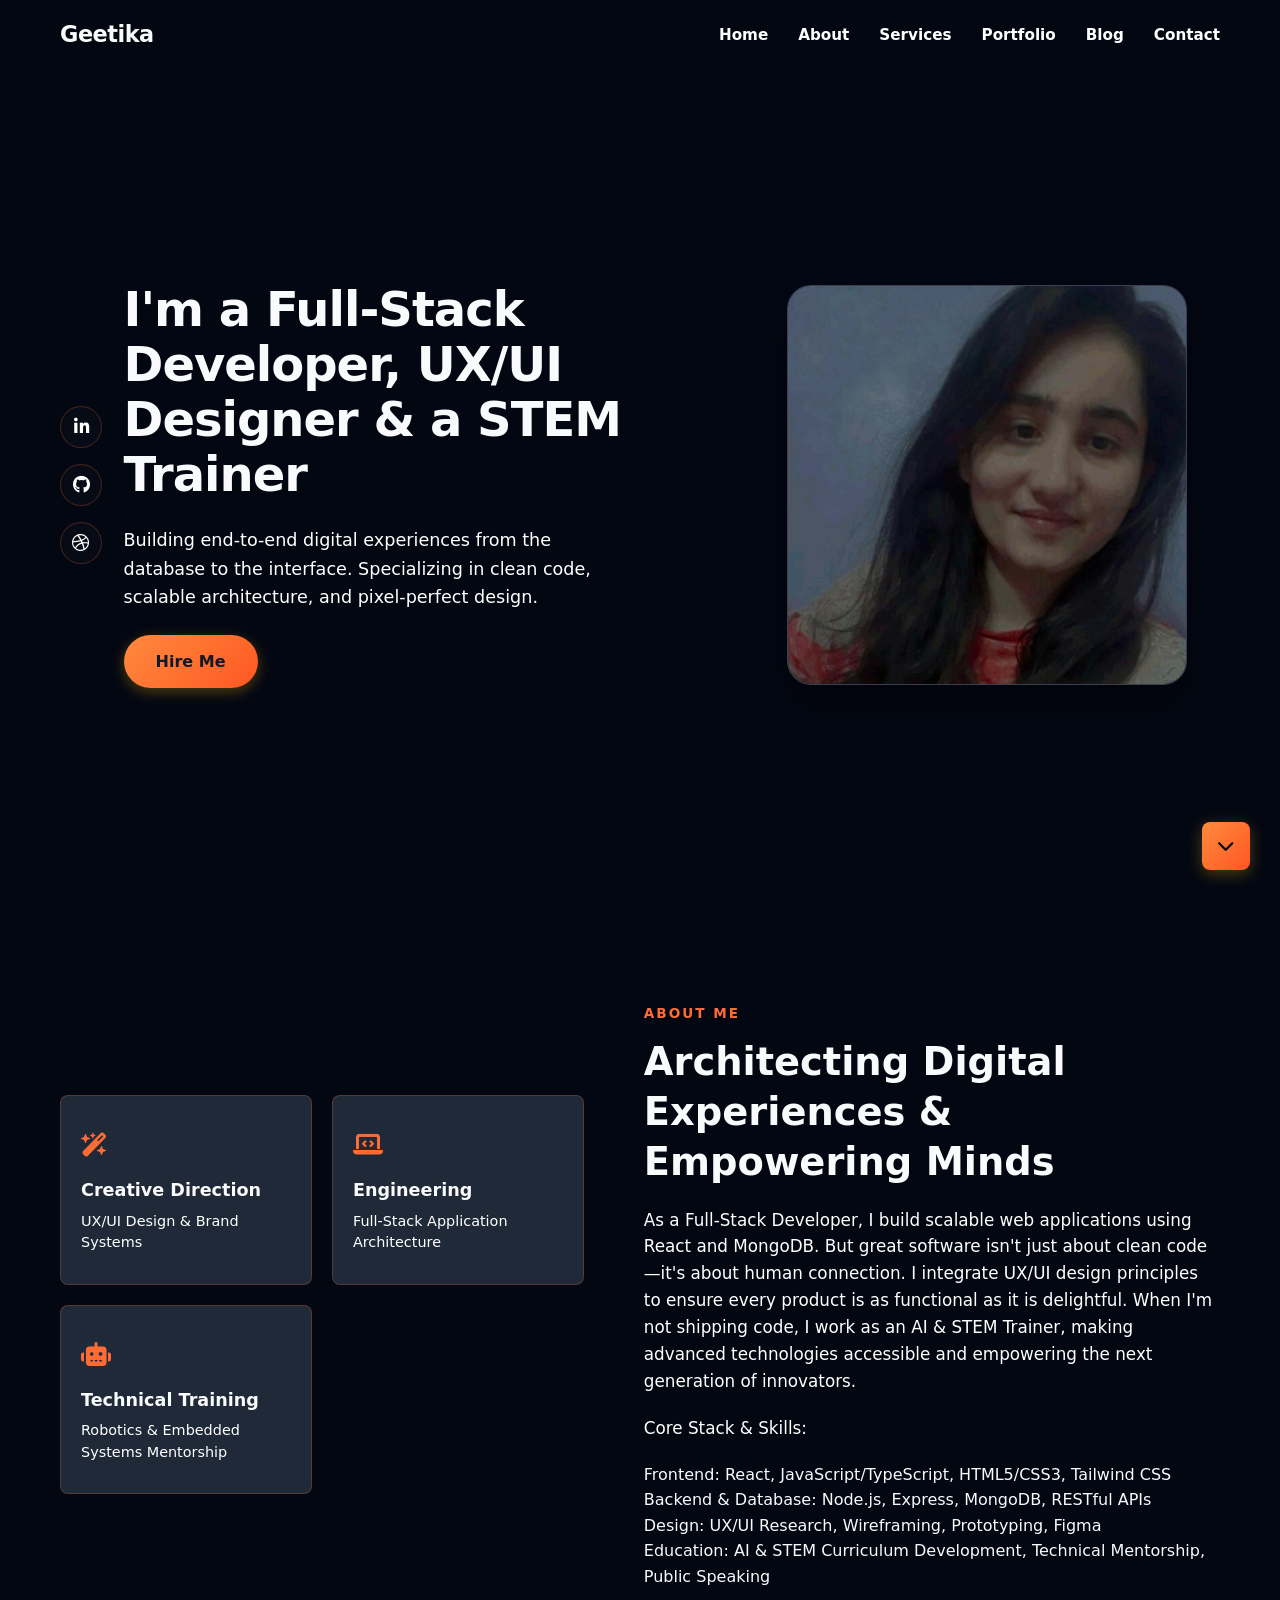
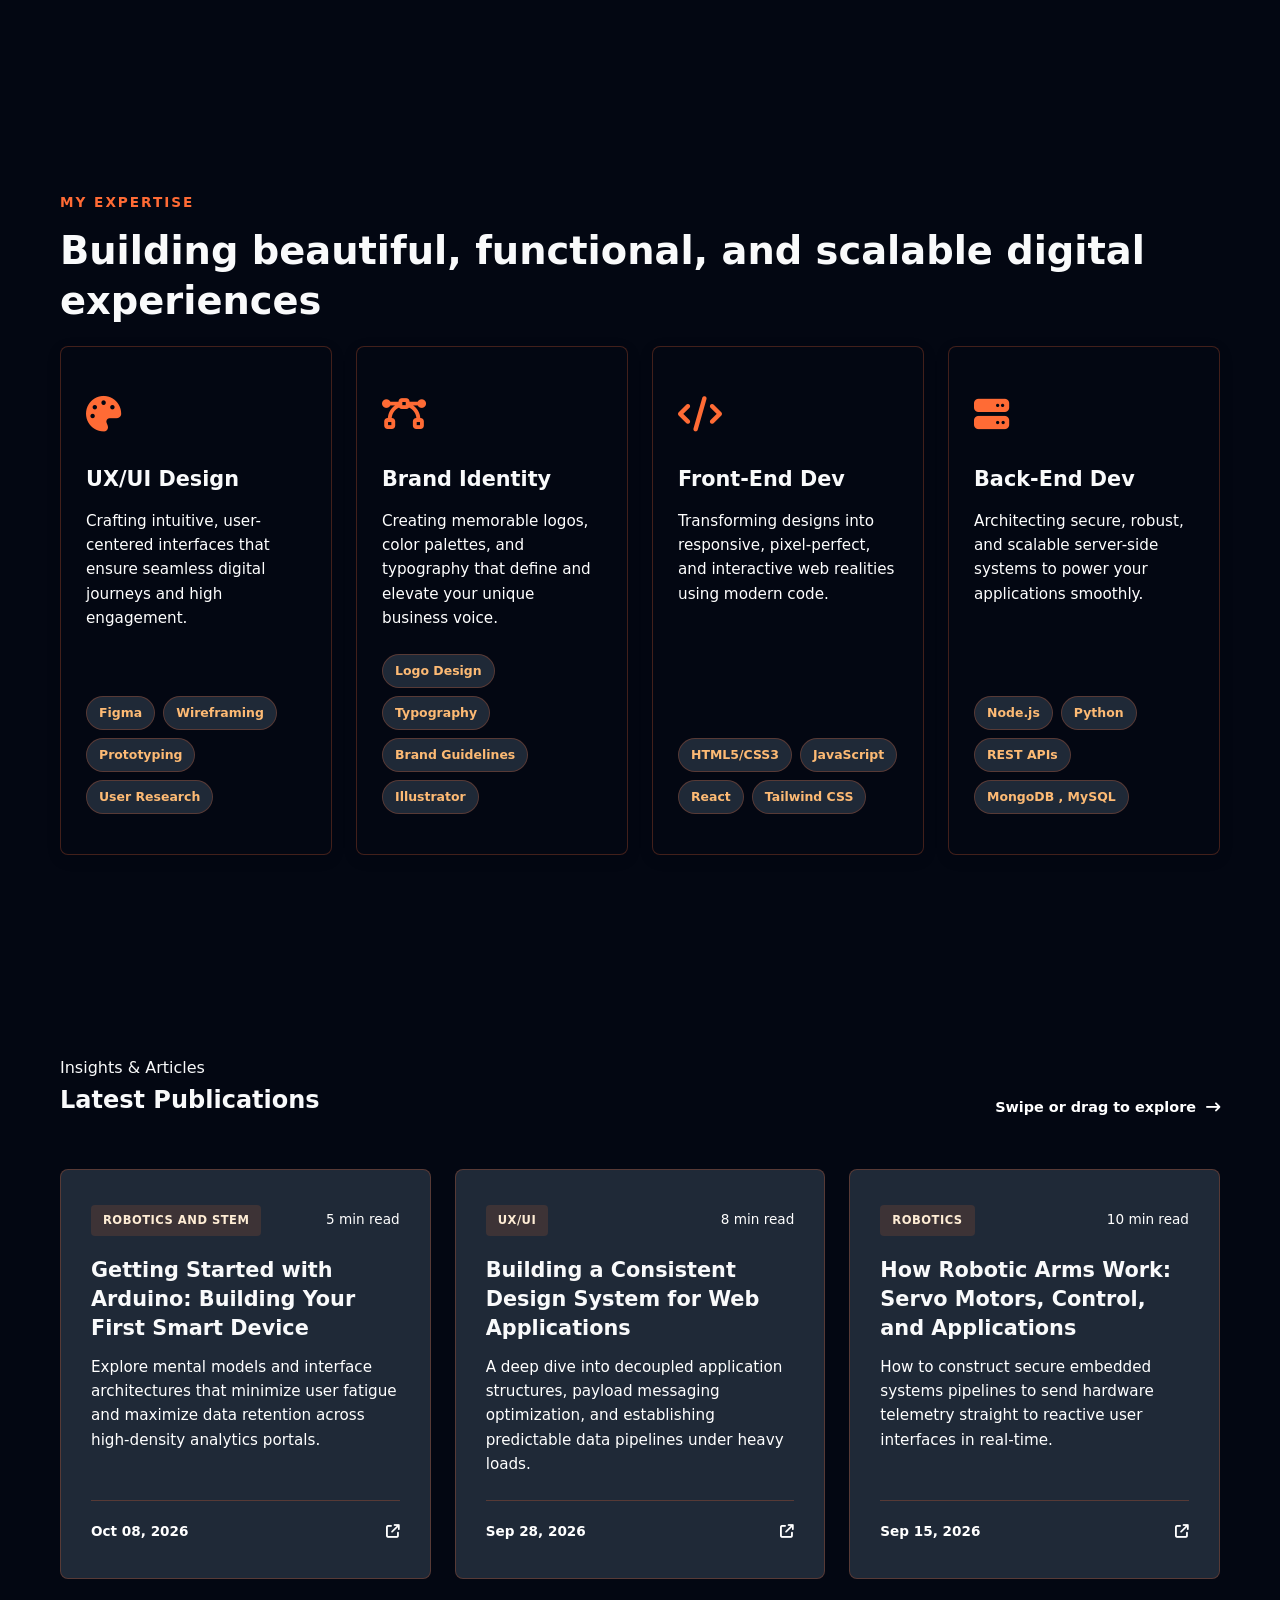
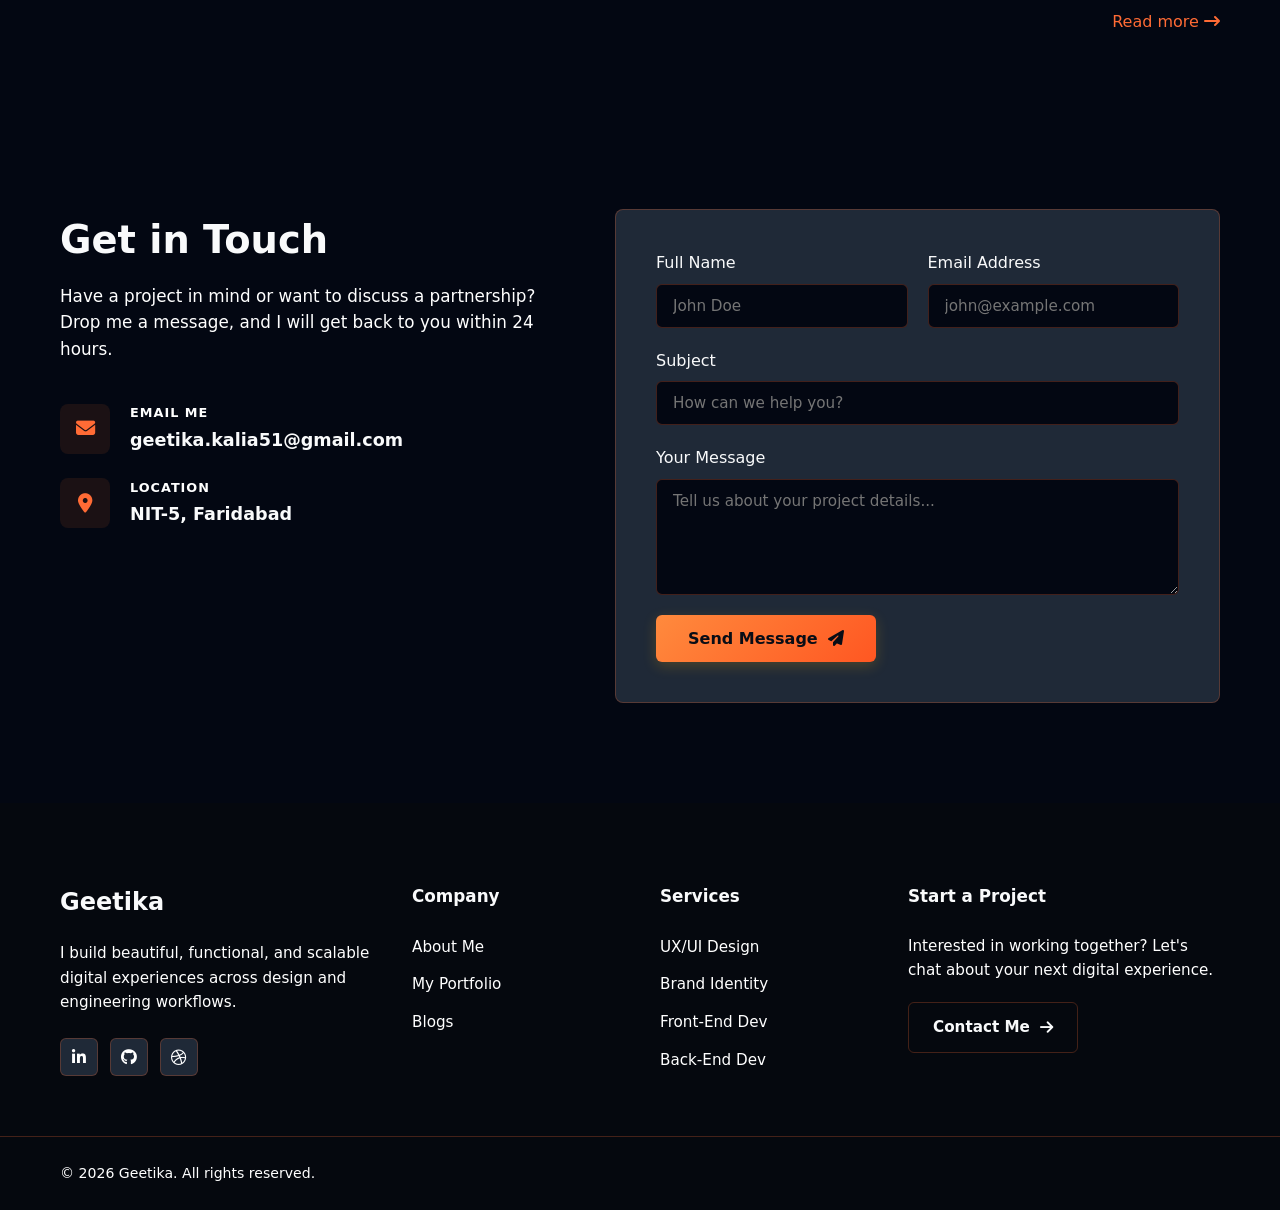
<file: index.html>
<!DOCTYPE html>
<html lang="en">

<head>
    <meta charset="UTF-8">
    <meta http-equiv="X-UA-Compatible" content="IE=edge" />
    <meta name="viewport" content="width=device-width, initial-scale=1.0">
    <title>Geetika - Fullstack Developer and UX/UI Designer</title>
    <link rel="stylesheet" href="style.css">
    <link rel="shortcut icon" href="/assets/favicon.png" type="image/x-icon">
    <!-- FontAwesome for hamburger icon -->
    <link rel="stylesheet" href="https://cloudflare.com">
    <link rel="stylesheet" href="https://cdnjs.cloudflare.com/ajax/libs/font-awesome/6.4.0/css/all.min.css">
</head>

<body>
    <header id="header">
        <!-- Navigation Bar -->
        <nav class="navbar">
            <div class="nav-container">
                <!-- Brand / Logo -->
                <a href="/" class="nav-logo">Geetika</a>

                <!-- 6 Navigation Links -->
                <ul class="nav-menu">
                    <li class="nav-item"><a href="/" class="nav-link">Home</a></li>
                    <li class="nav-item"><a href="#about" class="nav-link">About</a></li>
                    <li class="nav-item"><a href="#services" class="nav-link">Services</a></li>
                    <li class="nav-item"><a href="/portfolio.html" class="nav-link">Portfolio</a></li>
                    <li class="nav-item"><a href="#blog" class="nav-link">Blog</a></li>
                    <li class="nav-item"><a href="#contact" class="nav-link">Contact</a></li>
                </ul>

                <!-- Hamburger Toggle Button -->
                <div class="hamburger">
                    <i class="fa-solid fa-bars"></i>
                </div>
            </div>
        </nav>

    </header>
    <!-- Content Preview -->
    <main class="content">
        <section class="hero-section">
            <div class="hero-container">
                <!-- Social Media Icons -->
                <div class="social-icons vertical">
                    <a href="https://www.linkedin.com/in/geetika-ka/" target="_blank" aria-label="LinkedIn"><i class="fa-brands fa-linkedin-in"></i></a>
                    <a href="https://github.com/geetika51" target="_blank" aria-label="GitHub"><i class="fa-brands fa-github"></i></a>
                    <a href="https://dribbble.com/geetika-kalia" target="_blank" aria-label="Dribbble"><i class="fa-brands fa-dribbble"></i></a>
                </div>
                <!-- Left Content:  Heading, and Button -->
                <div class="hero-left">

                    <!-- Heading & Description -->
                    <h1 class="hero-heading">I'm a Full-Stack Developer, UX/UI Designer & a STEM Trainer</h1>
                    <p class="hero-description">Building end-to-end digital experiences from the database to the
                        interface.
                        Specializing in clean code, scalable architecture, and pixel-perfect design.</p>

                    <!-- Hire Me Button -->
                    <div class="hero-cta">
                        <a href="mailto:geetika.kalia51@gmail.com" class="btn-hire">Hire Me</a>
                    </div>
                </div>

                <!-- Right Content: Image -->
                <div class="hero-right">
                    <div class="image-wrapper">
                        <!-- Replace with your own image source -->
                        <img src="/assets/mypic.jpg" alt="Developer Portrait">
                    </div>
                </div>

            </div>
        </section>
        <!-- About Me Section -->
        <section class="about-section" id="about">
            <div class="about-container">

                <!-- Left Column: Strategic Grid -->
                <div class="about-visuals">
                    <div class="visual-grid">
                        <div class="grid-card creative-card">
                            <div class="card-icon"><i class="fa-solid fa-wand-magic-sparkles"></i></div>
                            <h4>Creative Direction</h4>
                            <p>UX/UI Design & Brand Systems</p>
                        </div>
                        <div class="grid-card technical-card">
                            <div class="card-icon"><i class="fa-solid fa-laptop-code"></i></div>
                            <h4>Engineering</h4>
                            <p>Full-Stack Application Architecture</p>
                        </div>
                        <div class="grid-card education-card">
                            <div class="card-icon"><i class="fa-solid fa-robot"></i></div>
                            <h4>Technical Training</h4>
                            <p>Robotics & Embedded Systems Mentorship</p>
                        </div>
                     
                    </div>
                </div>

                <!-- Right Column: Professional Narrative -->
                <div class="about-content">
                    <span class="about-tag">About me</span>
                    <h2 class="about-title">Architecting Digital Experiences & Empowering Minds</h2>
                    <p class="about-description">
                        As a Full-Stack Developer, I build scalable web applications using React and MongoDB. But great
                        software isn't just about clean code—it's about human connection. I integrate UX/UI design
                        principles to ensure every product is as functional as it is delightful.

                        When I'm not shipping code, I work as an AI & STEM Trainer, making advanced technologies
                        accessible and empowering the next generation of innovators.
                    </p>


                    <p class="about-description">
                        Core Stack & Skills:
                    <ul style="list-style-type: none;">
                        <li>Frontend: React, JavaScript/TypeScript, HTML5/CSS3, Tailwind CSS</li>
                        <li>Backend & Database: Node.js, Express, MongoDB, RESTful APIs</li>
                        <li>Design: UX/UI Research, Wireframing, Prototyping, Figma</li>
                        <li>Education: AI & STEM Curriculum Development, Technical Mentorship, Public Speaking</li>
                    </ul>
                    </p>
                </div>

            </div>
        </section>

        <section class="services-section" id="services">
            <div class="container">
                <h2 class="section-title">My Expertise</h2>
                <h2 class="section-subtitle">Building beautiful, functional, and scalable digital experiences</h2>


                <div class="services-grid">
                    <!-- Service 1: UX/UI Design -->
                    <div class="service-card">
                        <div class="service-icon"><i class="fa-solid fa-palette"></i></div>
                        <h3 class="service-name">UX/UI Design</h3>
                        <p class="service-description">Crafting intuitive, user-centered interfaces that ensure seamless
                            digital journeys and high engagement.</p>
                        <div class="skills-container">
                            <span class="skill-badge">Figma</span>
                            <span class="skill-badge">Wireframing</span>
                            <span class="skill-badge">Prototyping</span>
                            <span class="skill-badge">User Research</span>
                        </div>
                    </div>


                    <div class="service-card">
                        <div class="service-icon"><i class="fa-solid fa-bezier-curve"></i></div>
                        <h3 class="service-name">Brand Identity</h3>
                        <p class="service-description">Creating memorable logos, color palettes, and typography that
                            define and elevate your unique business voice.</p>
                        <div class="skills-container">
                            <span class="skill-badge">Logo Design</span>
                            <span class="skill-badge">Typography</span>
                            <span class="skill-badge">Brand Guidelines</span>
                            <span class="skill-badge">Illustrator</span>
                        </div>
                    </div>

                    <!-- Service 3: Front-End Development -->
                    <div class="service-card">
                        <div class="service-icon"><i class="fa-solid fa-code"></i></div>
                        <h3 class="service-name">Front-End Dev</h3>
                        <p class="service-description">Transforming designs into responsive, pixel-perfect, and
                            interactive web realities using modern code.</p>
                        <div class="skills-container">
                            <span class="skill-badge">HTML5/CSS3</span>
                            <span class="skill-badge">JavaScript</span>
                            <span class="skill-badge">React</span>
                            <span class="skill-badge">Tailwind CSS</span>
                        </div>
                    </div>

                    <!-- Service 4: Back-End Development -->
                    <div class="service-card">
                        <div class="service-icon"><i class="fa-solid fa-server"></i></div>
                        <h3 class="service-name">Back-End Dev</h3>
                        <p class="service-description">Architecting secure, robust, and scalable server-side systems to
                            power your applications smoothly.</p>
                        <div class="skills-container">
                            <span class="skill-badge">Node.js</span>
                            <span class="skill-badge">Python </span>
                            <span class="skill-badge">REST APIs</span>
                            <span class="skill-badge">MongoDB , MySQL</span>
                        </div>
                    </div>
                </div>
            </div>
        </section>

        <section class="blog-section" id="blog">
            <div class="blog-container">

                <!-- Section Header Area -->
                <div class="blog-header">
                    <div>
                        <span class="blog-tag">Insights & Articles</span>
                        <h2 class="blog-title">Latest Publications</h2>
                    </div>
                    <!-- Slider Controls / Visual Hint -->
                    <div class="slider-hint">
                        <span>Swipe or drag to explore</span>
                        <i class="fa-solid fa-arrow-right-long"></i>
                    </div>
                    
                </div>

                <!-- Horizontal Sliding Viewport -->
                <div class="blog-slider">

                    <!-- Article 1: UX/UI -->
                    <article class="blog-card">
                        <div class="blog-meta">
                            <span class="card-tag tag-design">Robotics and STEM</span>
                            <span class="read-time">5 min read</span>
                        </div>
                        <h3 class="card-title"><a href="#">Getting Started with Arduino: Building Your First Smart Device</a>
                        </h3>
                        <p class="card-excerpt">Explore mental models and interface architectures that minimize user
                            fatigue and maximize data retention across high-density analytics portals.</p>
                        <div class="card-footer">
                            <span class="post-date">Oct 08, 2026</span>
                            <i class="fa-solid fa-arrow-up-right-from-square"></i>
                        </div>
                    </article>

                    <!-- Article 2: Full-Stack -->
                    <article class="blog-card">
                        <div class="blog-meta">
                            <span class="card-tag tag-tech">UX/UI</span>
                            <span class="read-time">8 min read</span>
                        </div>
                        <h3 class="card-title"><a href="#">Building a Consistent Design System for Web Applications</a></h3>
                        <p class="card-excerpt">A deep dive into decoupled application structures, payload messaging
                            optimization, and establishing predictable data pipelines under heavy loads.</p>
                        <div class="card-footer">
                            <span class="post-date">Sep 28, 2026</span>
                            <i class="fa-solid fa-arrow-up-right-from-square"></i>
                        </div>
                    </article>

                    <!-- Article 3: Robotics -->
                    <article class="blog-card">
                        <div class="blog-meta">
                            <span class="card-tag tag-robotics">Robotics</span>
                            <span class="read-time">10 min read</span>
                        </div>
                        <h3 class="card-title"><a href="#">How Robotic Arms Work: Servo Motors, Control, and Applications</a></h3>
                        <p class="card-excerpt">How to construct secure embedded systems pipelines to send hardware
                            telemetry straight to reactive user interfaces in real-time.</p>
                        <div class="card-footer">
                            <span class="post-date">Sep 15, 2026</span>
                            <i class="fa-solid fa-arrow-up-right-from-square"></i>
                        </div>
                    </article>


                    <article class="blog-card">
                        <div class="blog-meta">
                            <span class="card-tag tag-brand">Technology</span>
                            <span class="read-time">6 min read</span>
                        </div>
                        <h3 class="card-title"><a href="#">REST APIs Explained: Connecting Frontend and Backend</a></h3>
                        <p class="card-excerpt">Analyzing grid configurations, proportion scales, and semantic
                            typography rules that keep an enterprise identity sharp across online media.</p>
                        <div class="card-footer">
                            <span class="post-date">Aug 30, 2026</span>
                            <i class="fa-solid fa-arrow-up-right-from-square"></i>
                        </div>
                    </article>

                    <!-- Article 5: Education -->
                    <article class="blog-card">
                        <div class="blog-meta">
                            <span class="card-tag tag-edu">Technology</span>
                            <span class="read-time">7 min read</span>
                        </div>
                        <h3 class="card-title"><a href="#">Building a Full Stack Web Application Using the MERN Stack</a></h3>
                        <p class="card-excerpt">A breakdown of lesson plans and physical lab setups designed to help
                            students grasp abstract hardware control concepts rapidly.</p>
                        <div class="card-footer">
                            <span class="post-date">Aug 14, 2026</span>
                            <i class="fa-solid fa-arrow-up-right-from-square"></i>
                        </div>
                    </article>

                </div>
                <div style="float:right;">
                    <a href="https://medium.com/@geetika.kalia51" target="_blank" style="text-decoration: none;color: #ff6b35;"> <span class="read-more">Read more  </span><i class="fa-solid fa-arrow-right-long"></i></a>
                    </div>
            </div>
        </section>

        <section class="contact-section" id="contact">
            <div class="contact-container">
                <!-- Left Side: Contact Info -->
                <div class="contact-info">
                    <h2 class="contact-title">Get in Touch</h2>
                    <p class="contact-subtitle">Have a project in mind or want to discuss a partnership? Drop me a
                        message, and I will get back to you within 24 hours.</p>

                    <div class="info-links">
                        <div class="info-item">
                            <div class="info-icon"><i class="fa-solid fa-envelope"></i></div>
                            <div class="info-text">
                                <span>Email Me</span>
                                <a href="mailto:geetika.kalia51@gmail.com">geetika.kalia51@gmail.com</a>
                            </div>
                        </div>

                        <!-- <div class="info-item">
                    <div class="info-icon"><i class="fa-solid fa-phone"></i></div>
                    <div class="info-text">
                        <span>Call </span>
                        <a href="tel:+919667390613"></a>
                    </div>
                </div> -->

                        <div class="info-item">
                            <div class="info-icon"><i class="fa-solid fa-location-dot"></i></div>
                            <div class="info-text">
                                <span>Location</span>
                                <p>NIT-5, Faridabad</p>
                            </div>
                        </div>
                    </div>
                </div>

                <!-- Right Side: Contact Form -->
                <div class="contact-form-container">
                    <form class="contact-form" action="#" method="POST">
                        <div class="form-row">
                            <div class="form-group">
                                <label for="name">Full Name</label>
                                <input type="text" id="name" name="name" required placeholder="John Doe">
                            </div>
                            <div class="form-group">
                                <label for="email">Email Address</label>
                                <input type="email" id="email" name="email" required placeholder="john@example.com">
                            </div>
                        </div>

                        <div class="form-group">
                            <label for="subject">Subject</label>
                            <input type="text" id="subject" name="subject" required placeholder="How can we help you?">
                        </div>

                        <div class="form-group">
                            <label for="message">Your Message</label>
                            <textarea id="message" name="message" rows="5" required
                                placeholder="Tell us about your project details..."></textarea>
                        </div>

                        <button type="submit" class="submit-btn">
                            <span>Send Message</span>
                            <i class="fa-solid fa-paper-plane"></i>
                        </button>
                    </form>
                </div>
            </div>
        </section>
    </main>
    <footer class="main-footer">
        <div class="footer-container">
            <!-- Column 1: Brand & About -->
            <div class="footer-col brand-col">
                <h3 class="footer-logo">Geetika</h3>
                <p class="footer-about">I build beautiful, functional, and scalable digital experiences across design
                    and engineering workflows.</p>
                <div class="social-links">
                    <a href="https://www.linkedin.com/in/geetika-ka/" aria-label="LinkedIn"><i class="fa-brands fa-linkedin-in"></i></a>
                    <a href="https://github.com/geetika51" aria-label="GitHub"><i class="fa-brands fa-github"></i></a>
                    <a href="https://dribbble.com/geetika-kalia" aria-label="Dribbble"><i class="fa-brands fa-dribbble"></i></a>
                </div>
            </div>

            <!-- Column 2: Quick Links -->
            <div class="footer-col">
                <h4 class="footer-heading">Company</h4>
                <ul class="footer-links">
                    <li><a href="#about">About Me</a></li>
                    <li><a href="#">My Portfolio</a></li>
                    <li><a href="#blog">Blogs</a></li>
                </ul>
            </div>

            <!-- Column 3: Services Redirection -->
            <div class="footer-col">
                <h4 class="footer-heading">Services</h4>
                <ul class="footer-links">
                    <li><a href="#">UX/UI Design</a></li>
                    <li><a href="#">Brand Identity</a></li>
                    <li><a href="#">Front-End Dev</a></li>
                    <li><a href="#">Back-End Dev</a></li>
                </ul>
            </div>

            <!-- Column 4: Small Contact Me Callout -->
            <div class="footer-col contact-callout-col">
                <h4 class="footer-heading">Start a Project</h4>
                <p class="contact-callout-text">Interested in working together? Let's chat about your next digital
                    experience.</p>
                <a href="mailto:geetika.kalia51@gmail.com" class="footer-contact-btn">
                    <span>Contact Me</span>
                    <i class="fa-solid fa-arrow-right"></i>
                </a>
            </div>
        </div>

        <!-- Bottom Bar: Copyright & Policy Links -->
        <div class="footer-bottom">
            <div class="footer-bottom-container">
                <p class="copyright">&copy; 2026 Geetika. All rights reserved.</p>
                <!-- <div class="bottom-links">
                <a href="#">Privacy Policy</a>
                <a href="#">Terms of Service</a>
            </div> -->
            </div>
        </div>
    </footer>
    <!-- Floating Scroll Up/Down Icon Button -->
    <button id="scrollBtn" class="scroll-btn" aria-label="Scroll Toggle">
        <i id="scrollIcon" class="fa-solid fa-chevron-down"></i>
    </button>
    <script src="script.js"></script>
</body>

</html>
</file>
<file: style.css>
/* ==========================================================================
   1. GLOBAL ARCHITECTURE & SYSTEM TOKENS
   ========================================================================== */
* {
    margin: 0;
    padding: 0;
    box-sizing: border-box;
    font-family: 'Segoe UI', system-ui, -apple-system, sans-serif;
}
:root {
    /* Primary & Accents (Refined, vibrant, yet professional) */
    --primary-color: #ff6b35;          /* Sleek modern coral-orange */
    --pale-pink: #fbcfe8;              /* Soft, elegant pastel pink */
    --vivid-red: #f43f5e;              /* Modern rose-red accent */
    --luminous-vivid-orange: #ff8a3d;  /* Glowing warm orange */
    --luminous-vivid-amber: #fbbf24;   /* Refined modern amber */

    /* Stunning Gradients */
    --btn-color: linear-gradient(135deg, #ff8a3d 0%, #ff5722 100%);
    --luminous-dusk: linear-gradient(135deg, #f43f5e 0%, #8b5cf6 50%, #3b82f6 100%);

    /* Backgrounds (Deep, immersive obsidian & charcoal tones) */
    --bg-dark: #030712;                /* Ultra-deep pitch black/slate */
    --bg-card-dark: #111827;           /* Rich charcoal card background */
    --bg-light: #0b0f19;               /* Deep ambient dark-mode base */
    --bg-card-light: #1f2937;          /* Elevated card surface */

    /* Typography */
    --text-main-light: #f9fafb;        /* Crisp, clean off-white */
        --text-muted-light: #ffffff;      /* Balanced slate gray */
    --text-main-dark: #ffffff;         /* Pure white */
    --text-muted-dark: #9ca3af;        /* Balanced slate gray */

    /* Borders */
    --border-light: rgba(255, 107, 53, 0.25); /* Subtle glowing border */
    --border-dark: #374151;                    /* Clean structural border */
}
body {
    background-color: var(--bg-dark);
    color: var(--text-main-light);
    line-height: 1.6;
    overflow-x: hidden;
    width: 100%;
}

.container {
    width: 100%;
    max-width: 1200px;
    margin: 0 auto;
    padding: 0 20px;
}
/* ==========================================================================
   2. STICKY INTERACTIVE NAVIGATION
   ========================================================================== */
.navbar {
    /* background-color: #ff6b35; */
    backdrop-filter: blur(12px);
    -webkit-backdrop-filter: blur(12px);
    position: sticky;
    top: 0;
    z-index: 1000;
    width: 100%;
}

.nav-container {
    max-width: 1200px;
    margin: 0 auto;
    padding: 0 20px;
    display: flex;
    justify-content: space-between;
    align-items: center;
    height: 70px;
}

.nav-logo {
    color: var(--text-main-light);
    font-size: 1.4rem;
    font-weight: 800;
    text-decoration: none;
    letter-spacing: -0.5px;
}

.nav-logo span {
    color: var(--primary-color);
}

.nav-menu {
    list-style: none;
    display: flex;
    gap: 30px;
    align-items: center;
}

.nav-link {
    color: var(--text-muted-light);
    text-decoration: none;
    font-size: 0.95rem;
    font-weight: 600;
    transition: color 0.3s ease;
}

.nav-link:hover {
    color: var(--primary-color);
}

.hamburger {
    display: none;
    cursor: pointer;
    font-size: 1.4rem;
    color: var(--text-main-light);
}
/* ==========================================================================
   3. HERO IMMERSIVE VIEWPORT (Premium Slate with Warm Typography)
   ========================================================================== */
.hero-section {
    /* background-color: var(--bg-dark); */
    padding: 80px 0;
    min-height: calc(100vh - 70px);
    display: flex;
    align-items: center;
    width: 100%;
}

.hero-container {
    max-width: 1200px;
    margin: 0 auto;
    padding: 0 20px;
    display: flex;
    /* flex-wrap: wrap; */
    /* grid-template-columns: 1.2fr 0.8fr;
    gap: 40px; */
    align-items: center;
    width: 100%;
}

.hero-left {
    display: flex;
    flex-direction: column;
    gap: 24px;
}

.hero-heading {
    font-size: 3rem;
    font-weight: 800;
    line-height: 1.15;
    color: var(--text-main-light);
    letter-spacing: -1px;
}

.hero-heading span {
    background: var(--btn-color);
    -webkit-background-clip: text;
    -webkit-text-fill-color: transparent;
}

.hero-description {
    font-size: 1.1rem;
    color: var(--text-muted-light);
    line-height: 1.6;
    max-width: 500px;
}

.btn-hire {
    display: inline-block;
    padding: 14px 32px;
    background: var(--btn-color);
    color: #111827;
    font-size: 1rem;
    font-weight: 700;
    text-decoration: none;
    border-radius: 30px;
    box-shadow: 0 4px 14px rgba(252, 185, 0, 0.3);
    transition: all 0.3s var(--ease-smooth);
    width: fit-content;
}

.btn-hire:hover {
    transform: translateY(-2px);
    box-shadow: 0 6px 20px rgba(255, 105, 0, 0.5);
}

.social-icons {
    display: flex;
        flex-flow: wrap;
    gap: 16px;
}

.social-icons a {
    display: flex;
    align-items: center;
    justify-content: center;
    width: 42px;
    height: 42px;
    background-color: rgba(255, 255, 255, 0.02);
    color: var(--text-muted-light);
    border-radius: 50%;
    font-size: 1.1rem;
    text-decoration: none;
    transition: all 0.3s var(--ease-smooth);
    border: 1px solid var(--border-light);
}

.social-icons a:hover {
    background-color: rgba(235, 109, 47, 0.1);
    color: var(--primary-color);
    border-color: var(--primary-color);
    transform: translateY(-3px);
}

.hero-right {
    display: flex;
    justify-content: center;
    align-items: center;
    width: 100%;
}

.image-wrapper {
    position: relative;
    width: 100%;
    max-width: 400px;
    aspect-ratio: 1 / 1;
    border-radius: 24px;
    overflow: hidden;
    border: 1px solid var(--border-dark);
    background: linear-gradient(145deg, #161f30, #090d16);
    box-shadow: 0 20px 40px rgba(0, 0, 0, 0.4);
}

.image-wrapper img {
    width: 100%;
    height: 100%;
    object-fit: cover;
   
}

.image-wrapper:hover img {
    transform: scale(1.05);
    mix-blend-mode: normal;
}
/* ==========================================================================
   4. ABOUT STRATEGIC PROFILE SECTION
   ========================================================================== */
.about-section {
    padding: 100px 0;
    background-color: var(--bg-dark);
    width: 100%;
    
}

.about-container {
    max-width: 1200px;
    margin: 0 auto;
    padding: 0 20px;
    display: grid;
    grid-template-columns: 1fr 1.1fr;
    gap: 60px;
    align-items: center;
}

.about-visuals {
    width: 100%;
}

.visual-grid {
    display: grid;
    grid-template-columns: repeat(2, 1fr);
    gap: 20px;
}

.grid-card {
    background-color: var(--bg-card-light);
    padding: 30px 20px;
    border-radius: 8px;
    border: 1px solid var(--border-light);
    transition: all 0.4s var(--ease-smooth);
}

.grid-card h4 {
    font-size: 1.1rem;
    color: var(--text-main-light);
    margin: 12px 0 6px 0;
    font-weight: 700;
}

.grid-card p {
    font-size: 0.9rem;
    color: var(--text-muted-light);
    line-height: 1.5;
}

.card-icon {
    font-size: 1.5rem;
    color: var(--primary-color);
}

.experience-card {
    background: var(--btn-color);
    color: #090d16;
    border: none;
    display: flex;
    flex-direction: column;
    justify-content: center;
}

.experience-card h3 {
    font-size: 3rem;
    font-weight: 800;
    color: #090d16;
    line-height: 1;
    margin-bottom: 6px;
}

.experience-card p {
    color: #1e293b;
    font-weight: 700;
}

.grid-card:hover {
    transform: translateY(-4px);
    box-shadow: 0 12px 24px rgba(235, 109, 47, 0.05);
    border-color: var(--primary-color);
}

.about-content {
    width: 100%;
}

.about-tag {
    color: var(--primary-color);
    font-size: 0.85rem;
    font-weight: 700;
    text-transform: uppercase;
    letter-spacing: 2px;
    display: inline-block;
    margin-bottom: 12px;
}

.about-title {
    font-size: 2.4rem;
    color: var(--text-main-light);
    line-height: 1.3;
    margin-bottom: 20px;
    font-weight: 800;
}

.about-description {
    color: var(--text-muted-light);
    font-size: 1.05rem;
    line-height: 1.6;
    margin-bottom: 20px;
}

.about-pillars {
    margin-top: 24px;
    display: flex;
    flex-direction: column;
    gap: 14px;
}

.pillar-item {
    display: flex;
    align-items: center;
    gap: 12px;
    color: var(--text-main-light);
    font-weight: 600;
    font-size: 0.95rem;
    opacity: 0;
    animation: fadeInSlide 0.8s var(--ease-smooth) forwards;
}

.pillar-item:nth-child(1) { animation-delay: 0.1s; }
.pillar-item:nth-child(2) { animation-delay: 0.3s; }
.pillar-item:nth-child(3) { animation-delay: 0.5s; }

.pillar-item i {
    color: var(--luminous-vivid-amber);
    font-size: 1.1rem;
}
/* ==========================================================================
   5. SERVICES CORE ARCHITECTURE
   ========================================================================== */
.services-section {
    padding: 100px 0;
    /* background-color: var(--bg-card-light); */
    width: 100%;
    
}

.container.text-center {
    text-align: center;
}

.section-title {
     color: var(--primary-color);
    font-size: 0.85rem;
    font-weight: 700;
    text-transform: uppercase;
    letter-spacing: 2px;
    display: inline-block;
    margin-bottom: 12px;
}

.section-subtitle {
   font-size: 2.4rem;
    color: var(--text-main-light);
    line-height: 1.3;
    margin-bottom: 20px;
    font-weight: 800;
}

.services-grid {
    display: grid;
    grid-template-columns: repeat(auto-fit, minmax(250px, 1fr));
    gap: 24px;
    width: 100%;
}

.service-card {
    background: var(--bg-dark);
    padding: 40px 25px;
    border-radius: 8px;
    box-shadow: 0 4px 15px rgba(0, 0, 0, 0.1);
    border: 1px solid var(--border-light);
    position: relative;
    overflow: hidden;
    z-index: 1;
    display: flex;
    flex-direction: column;
    transition: transform 0.4s var(--ease-smooth), box-shadow 0.4s var(--ease-smooth);
}

.service-card::before {
    content: '';
    position: absolute;
    top: 0;
    left: 0;
    width: 100%;
    height: 4px;
    background: var(--btn-color);
    transform: scaleX(0);
    transform-origin: left;
    transition: transform 0.3s ease-in-out;
}

.service-icon {
    font-size: 2.2rem;

color: var(--primary-color);
margin-bottom: 20px;
transition: transform 0.3s ease;
}
.service-name {
font-size: 1.3rem;
color: var(--text-main-light);
margin-bottom: 12px;
font-weight: 700;
text-align: left;
}
.service-description {
color: var(--text-muted-light);
font-size: 0.95rem;
line-height: 1.6;
margin-bottom: 24px;
text-align: left;
}
.skills-container {
margin-top: auto;
display: flex;
flex-wrap: wrap;
gap: 8px;
justify-content: flex-start;
}
.skill-badge {
background-color: var(--bg-card-light);
color: #fdba74;
padding: 6px 12px;
border-radius: 20px;
font-size: 0.78rem;
font-weight: 600;
border: 1px solid var(--border-light);
transition: all 0.3s ease;
}
.service-card:hover {
transform: translateY(-6px);
box-shadow: 0 15px 30px rgba(0, 0, 0, 0.2);
}
.service-card:hover::before { transform: scaleX(1); }
.service-card:hover .service-icon { transform: scale(1.08); }
.service-card:hover .skill-badge {
background-color: var(--primary-color);
color: #090d16;
border-color: var(--primary-color);
}
/* ==========================================================================
6. NATIVE SCROLL-SNAP SLIDER VIEWPORT (Blogs)
========================================================================== */
.blog-section {
padding: 100px 0;
background-color: var(--bg-dark);
width: 100%;

}
.blog-container{
    width: 100%;
    max-width: 1200px;
    margin: 0 auto;
    padding: 0 20px;
}
.blog-header {
display: flex;
justify-content: space-between;
align-items: flex-end;
margin-bottom: 40px;
}
.slider-hint {
display: flex;
align-items: center;
gap: 10px;
color: var(--text-muted-light);
font-weight: 600;
font-size: 0.9rem;
}
.slider-hint i {
animation: bounceRight 1.5s infinite ease-in-out;
}
.blog-slider {
display: flex;
gap: 24px;
overflow-x: auto;
overflow-y: hidden;
padding: 10px 0 30px 0;
scroll-behavior: smooth;
scroll-snap-type: x mandatory;
scrollbar-width: none;
-ms-overflow-style: none;
}
.blog-slider::-webkit-scrollbar { display: none; }
.blog-card {
flex: 0 0 calc(33.333% - 16px);
width: calc(33.333% - 16px);
background-color: var(--bg-card-light);
padding: 35px 30px;
border-radius: 8px;
border: 1px solid var(--border-light);
scroll-snap-align: start;
display: flex;
flex-direction: column;
transition: all 0.4s var(--ease-smooth);
}
.blog-meta {
display: flex;
justify-content: space-between;
align-items: center;
margin-bottom: 20px;
}
.card-tag {
font-size: 0.72rem;
font-weight: 700;
padding: 6px 12px;
border-radius: 4px;
text-transform: uppercase;
letter-spacing: 0.5px;
background-color: rgba(235, 109, 47, 0.15);
color: #ffedd5;
}
.read-time {
font-size: 0.85rem;
color: var(--text-muted-light);
}
.card-title {
font-size: 1.3rem;
line-height: 1.4;
margin: 0 0 12px 0;
font-weight: 700;
}
.card-title a {
color: var(--text-main-light);
text-decoration: none;
transition: color 0.2s ease;
}
.card-excerpt {
color: var(--text-muted-light);
font-size: 0.95rem;
line-height: 1.6;
margin: 0 0 24px 0;
}
.card-footer {
margin-top: auto;
display: flex;
justify-content: space-between;
align-items: center;
border-top: 1px solid var(--border-light);
padding-top: 20px;
color: var(--text-muted-light);
font-size: 0.85rem;
font-weight: 600;
transition: all 0.3s ease;
}
.blog-card:hover {
transform: translateY(-6px);
box-shadow: 0 20px 30px rgba(0, 0, 0, 0.2);
border-color: var(--primary-color);
}
.blog-card:hover .card-title a { color: var(--primary-color); }
.blog-card:hover .card-footer { color: var(--primary-color); border-top-color: rgba(235, 109, 47, 0.3); }
/* ==========================================================================
7. DUAL-COLUMN FLEXIBLE CONTACT MECHANISM
========================================================================== */
.contact-section {
padding: 100px 0;
background-color: var(--bg-dark);
width: 100%;
}
.contact-container {
max-width: 1200px;
margin: 0 auto;
padding: 0 20px;
display: grid;
grid-template-columns: 0.9fr 1.1fr;
gap: 60px;
align-items: start;
}
.contact-title {
font-size: 2.4rem;
color: var(--text-main-light);
font-weight: 800;
margin-bottom: 12px;
}
.contact-subtitle {
color: var(--text-muted-light);
line-height: 1.6;
margin-bottom: 40px;
font-size: 1.05rem;
}
.info-links {
display: flex;
flex-direction: column;
gap: 24px;
}
.info-item {
display: flex;
align-items: center;
gap: 20px;
}
.info-icon {
width: 50px;
height: 50px;
background-color: rgba(235, 109, 47, 0.1);
color: var(--primary-color);
border-radius: 8px;
display: flex;
align-items: center;
justify-content: center;
font-size: 1.2rem;
flex-shrink: 0;
}
.info-text span {
display: block;
font-size: 0.8rem;
color: var(--text-muted-light);
text-transform: uppercase;
font-weight: 700;
letter-spacing: 1px;
margin-bottom: 2px;
}
.info-text a, .info-text p {
font-size: 1.1rem;
color: var(--text-main-light);
text-decoration: none;
font-weight: 600;
margin: 0;
}
.info-text a:hover { color: var(--primary-color); }
.contact-form-container {
background: var(--bg-card-light);
padding: 40px;
border-radius: 8px;
border: 1px solid var(--border-light);
width: 100%;
}
.contact-form {
display: flex;
flex-direction: column;
gap: 20px;
}
.form-row {
display: grid;
grid-template-columns: repeat(2, 1fr);
gap: 20px;
}
.form-group {
display: flex;
flex-direction: column;
gap: 8px;
}
.form-group input,
.form-group textarea {
padding: 12px 16px;
border: 1px solid var(--border-light);
border-radius: 6px;
background-color: var(--bg-dark);
font-size: 0.95rem;
color: var(--text-main-light);
transition: all 0.3s ease;
outline: none;
width: 100%;
}
.form-group input:focus,
.form-group textarea:focus {
border-color: var(--primary-color);
box-shadow: 0 0 0 4px rgba(235, 109, 47, 0.2);
}
.submit-btn {
background: var(--btn-color);
color: #090d16;
padding: 14px 32px;
border: none;
border-radius: 6px;
font-size: 1rem;
font-weight: 700;
cursor: pointer;
display: inline-flex;
align-items: center;
justify-content: center;
gap: 10px;
transition: all 0.3s var(--ease-smooth);
box-shadow: 0 4px 14px rgba(252, 185, 0, 0.2);
width: fit-content;
}
.submit-btn:hover {
transform: translateY(-2px);
box-shadow: 0 6px 20px rgba(255, 105, 0, 0.4);
}
.submit-btn i { transition: transform 0.3s ease; }
.submit-btn:hover i { transform: translate(4px, -4px); }
/* ==========================================================================
8. COMPACT CORPORATE FOOTER
========================================================================== */
.main-footer {
background-color: #05080e;
color: var(--text-muted-light);
padding: 80px 0 0 0;

width: 100%;
}
.footer-container {
max-width: 1200px;
margin: 0 auto;
padding: 0 20px;
display: grid;
grid-template-columns: 1.5fr 1fr 1fr 1.5fr;
gap: 40px;
padding-bottom: 60px;
}
.footer-logo {
color: var(--text-main-light);
font-size: 1.5rem;
margin-bottom: 20px;
font-weight: 800;
}
.footer-logo span { color: var(--primary-color); }
.footer-about { font-size: 0.95rem; line-height: 1.6; margin-bottom: 24px; }
.footer-heading {
color: var(--text-main-light);
font-size: 1.05rem;
font-weight: 700;
margin-bottom: 24px;
}
.footer-links {
list-style: none;
display: flex;
flex-direction: column;
gap: 12px;
}
.footer-links a {
color: var(--text-muted-light);
text-decoration: none;
font-size: 0.95rem;
transition: color 0.2s ease, transform 0.2s ease;
display: inline-block;
}
.footer-links a:hover {
color: var(--primary-color);
transform: translateX(4px);
}
.social-links {
display: flex;
gap: 12px;
}
.social-links a {
width: 38px;
height: 38px;
background-color: var(--bg-card-light);
color: var(--text-muted-light);
border-radius: 6px;
display: flex;
align-items: center;
justify-content: center;
transition: all 0.3s ease;
text-decoration: none;
border: 1px solid var(--border-light);
}
.social-links a:hover {
background-color: var(--primary-color);
color: #090d16;
transform: translateY(-3px);
}
.contact-callout-text { font-size: 0.95rem; line-height: 1.6; margin-bottom: 20px; }
.footer-contact-btn {
display: inline-flex;
align-items: center;
justify-content: center;
gap: 10px;
background: transparent;
color: var(--text-main-light);
border: 1px solid var(--border-light);
text-decoration: none;
padding: 12px 24px;
border-radius: 6px;
font-weight: 600;
font-size: 0.95rem;
transition: all 0.3s ease;
}
.footer-contact-btn:hover {
background: var(--btn-color);
color: #090d16;
border-color: transparent;
transform: translateY(-2px);
}
.footer-bottom {
border-top: 1px solid var(--border-light);
padding: 25px 0;
}
.footer-bottom-container {
max-width: 1200px;
margin: 0 auto;
padding: 0 20px;
display: flex;
justify-content: space-between;
align-items: center;
font-size: 0.88rem;
}
.bottom-links { display: flex; gap: 24px; }
.bottom-links a { color: var(--text-muted-light); text-decoration: none; transition: color 0.2s ease; }
.bottom-links a:hover { color: var(--primary-color); }
/* ==========================================================================
9. INTERACTIVE FLOATING ENGINE
========================================================================== */
.scroll-btn {
position: fixed;
bottom: 30px;
right: 30px;
width: 48px;
height: 48px;
background: var(--btn-color);
color: #090d16;
border: none;
border-radius: 8px;
cursor: pointer;
display: flex;
align-items: center;
justify-content: center;
font-size: 1.1rem;
box-shadow: 0 4px 16px rgba(252, 185, 0, 0.3);
transition: all 0.3s var(--ease-smooth);
z-index: 1000;
}
.scroll-btn:hover {
transform: translateY(-4px);
box-shadow: 0 6px 24px rgba(255, 105, 0, 0.5);
}
/* ==========================================================================
10. MEDIA ARCHITECTURE & RESPONSIVE CONSTRAINTS
========================================================================== */
@media screen and (max-width: 968px) {
.hamburger {
display: block;
}
.nav-menu {
position: fixed;
left: -100%;
top: 70px;
flex-direction: column;
background-color: var(--bg-dark);
width: 100%;
height: calc(100vh - 70px);
text-align: center;
transition: left 0.4s var(--ease-smooth);
box-shadow: 0 10px 20px rgba(0,0,0,0.3);
padding: 40px 0;
gap: 25px;
align-items: center;
justify-content: flex-start;
border-top: 1px solid var(--border-light);
}
.nav-menu.active {
left: 0;
}
.nav-link {
color: var(--text-main-light);
font-size: 1.15rem;
display: block;
padding: 10px 0;
}
.hero-container {
grid-template-columns: 1fr;
text-align: center;
display: grid;
gap: 40px;
}
.hero-left {
align-items: center;
}
.social-icons {
justify-content: center;
}
.hero-heading {
font-size: 2.8rem;
}
.image-wrapper {
max-width: 350px;
margin: 0 auto;
}
.about-container {
grid-template-columns: 1fr;
gap: 50px;
}
.about-visuals { order: 2; width: 100%; }
.about-content { order: 1; width: 100%; }
.about-title { font-size: 2.2rem; }
.blog-card {
flex: 0 0 calc(50% - 12px);
width: calc(50% - 12px);
}
.contact-container {
    
    display: flex;
           flex-wrap: wrap;
}
.footer-container {
grid-template-columns: 1fr 1fr;
gap: 40px;
}
}
@media screen and (max-width: 640px) {
.blog-card {
flex: 0 0 calc(100% - 20px);
width: calc(100% - 20px);
min-width: 280px;
}
.form-row {
grid-template-columns: 1fr;
}
}
@media screen and (max-width: 480px) {
.hero-heading { font-size: 2.2rem; }
.about-title, .section-title, .contact-title { font-size: 1.8rem; }
.visual-grid {
grid-template-columns: 1fr;
}
.footer-container {
grid-template-columns: 1fr;
gap: 30px;
}
.footer-bottom-container {
flex-direction: column;
gap: 15px;
}
}
</file>
